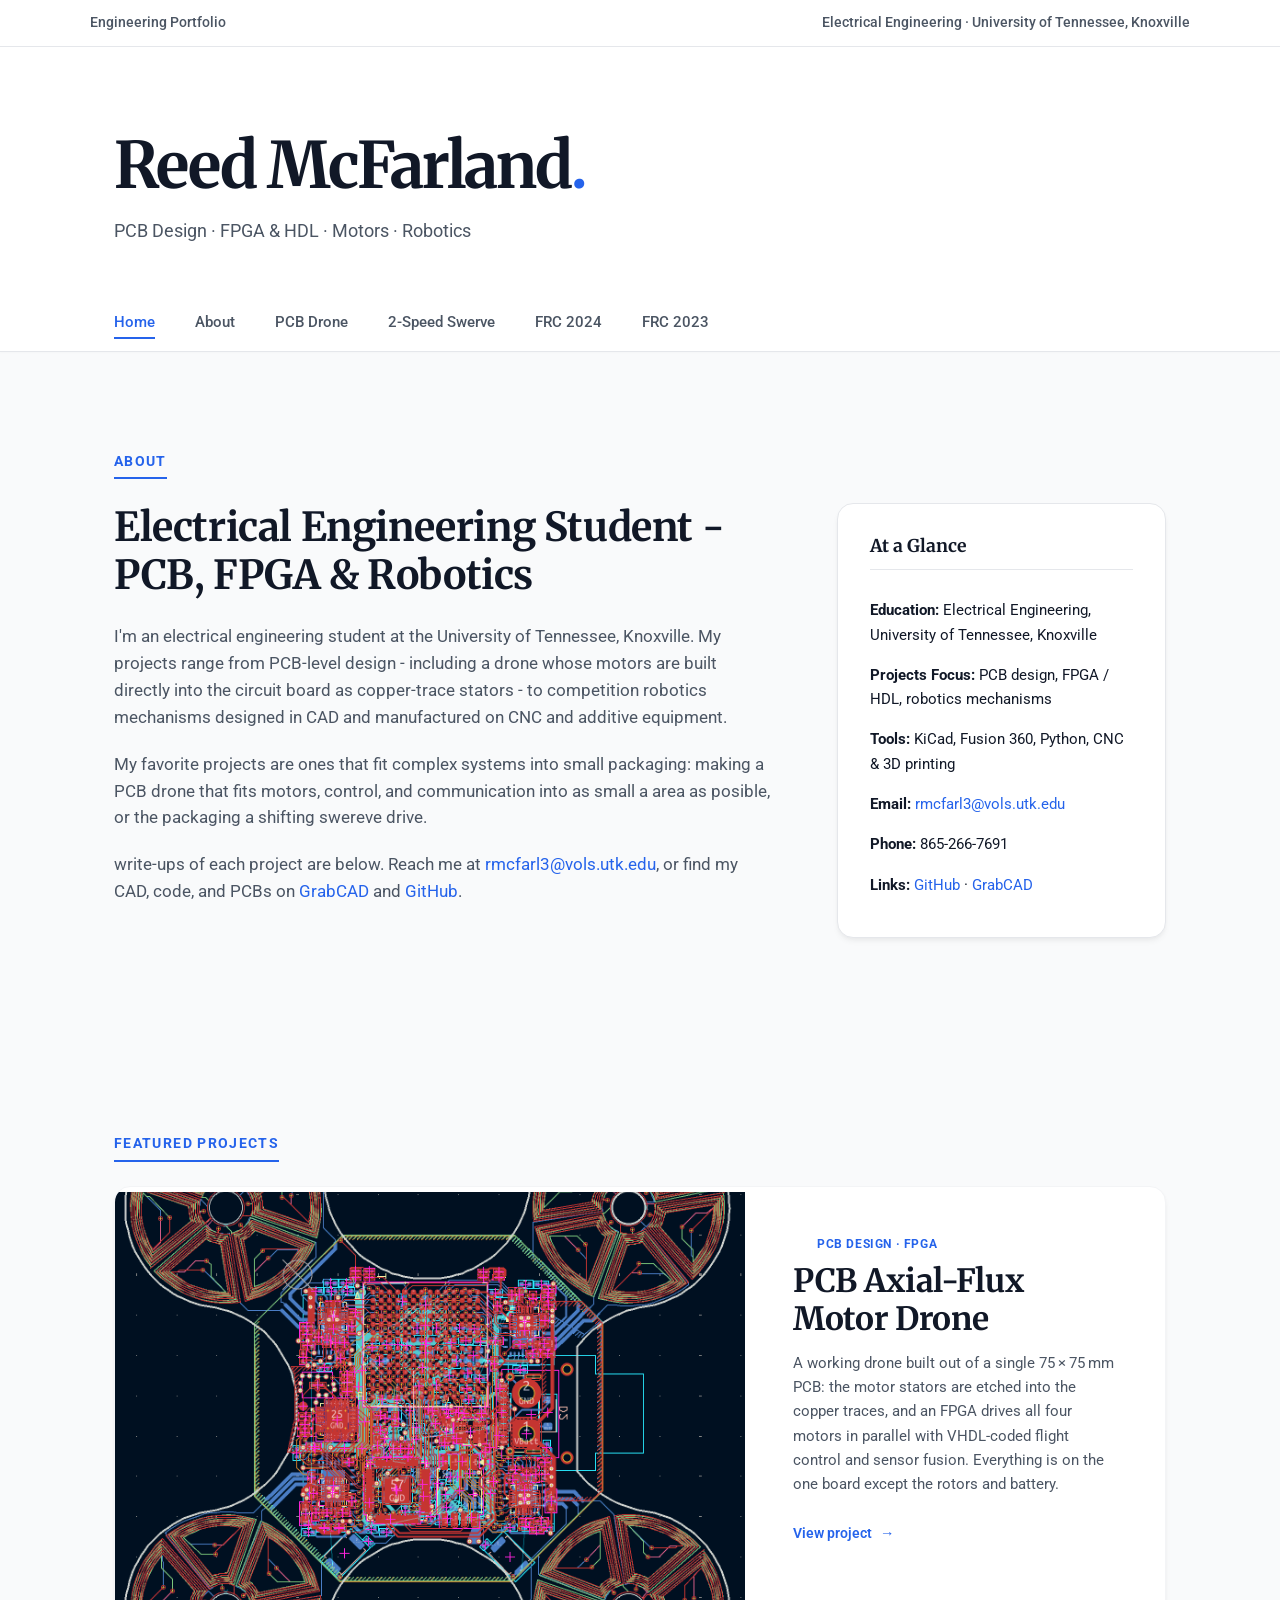
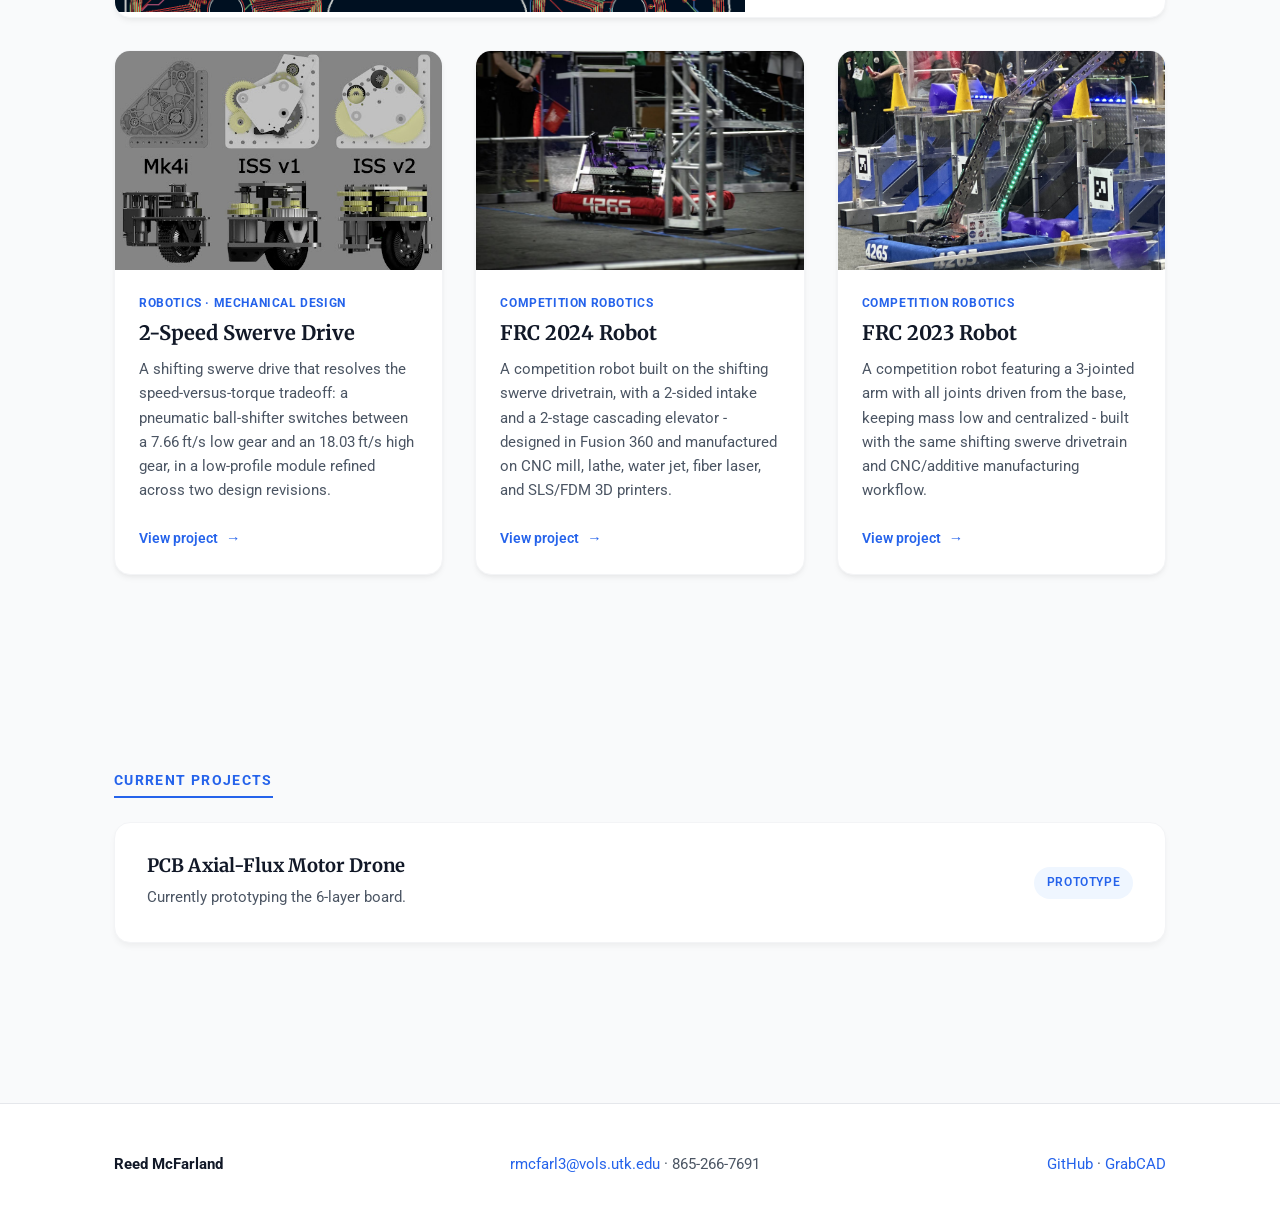
<file: index.html>
<!DOCTYPE html>
<html lang="en">
<head>
  <meta charset="UTF-8">
  <meta name="viewport" content="width=device-width, initial-scale=1.0">
  <title>Reed McFarland — Electrical Engineering Portfolio</title>
  <meta name="description" content="Portfolio of Reed McFarland, electrical engineering student at the University of Tennessee, Knoxville: PCB design, FPGA/HDL, PCB motors, and competition robotics.">
  <link rel="preconnect" href="https://fonts.googleapis.com">
  <link rel="preconnect" href="https://fonts.gstatic.com" crossorigin>
  <link href="https://fonts.googleapis.com/css2?family=Merriweather:ital,wght@0,400;0,700;0,900;1,400&family=Roboto:wght@400;500;700&display=swap" rel="stylesheet">
  <link rel="stylesheet" href="css/style.css">
</head>
<body>

  <div class="top-bar">
    <div class="container top-bar-inner">
      <span>Engineering Portfolio</span>
      <span>Electrical Engineering &middot; University of Tennessee, Knoxville</span>
    </div>
  </div>

  <header class="masthead">
    <div class="container masthead-inner">
      <h1 class="masthead-title"><a href="index.html">Reed McFarland<span class="accent-dot">.</span></a></h1>
      <p class="masthead-tagline">PCB Design &middot; FPGA &amp; HDL &middot; Motors &middot; Robotics</p>
    </div>
  </header>

  <nav class="main-nav">
    <div class="container">
      <ul>
        <li><a href="index.html" class="active">Home</a></li>
        <li><a href="#about">About</a></li>
        <li><a href="projects/pcb-drone.html">PCB Drone</a></li>
        <li><a href="projects/shifting-swerve.html">2-Speed Swerve</a></li>
        <li><a href="projects/frc-2024.html">FRC 2024</a></li>
        <li><a href="projects/frc-2023.html">FRC 2023</a></li>
      </ul>
    </div>
  </nav>

  <main>

    <!-- ================= ABOUT ================= -->
    <section class="section" id="about">
      <div class="container">
        <span class="kicker">About</span>
        <div class="editorial-intro">
          <div>
            <h2>Electrical Engineering Student - PCB, FPGA &amp; Robotics</h2>
            <p>I'm an electrical engineering student at the University of Tennessee, Knoxville. My projects range from PCB-level design - including a drone whose motors are built directly into the circuit board as copper-trace stators - to competition robotics mechanisms designed in CAD and manufactured on CNC and additive equipment.</p>
            <p>My favorite projects are ones that fit complex systems into small packaging: making a PCB drone that fits motors, control, and communication into as small a area as posible, or the packaging a shifting swereve drive.</p>
            <p> write-ups of each project are below. Reach me at <a href="mailto:rmcfarl3@vols.utk.edu">rmcfarl3@vols.utk.edu</a>, or find my CAD, code, and PCBs on <a href="https://grabcad.com/reed_mcfarland-1">GrabCAD</a> and <a href="https://github.com/ReedMcfarland">GitHub</a>.</p>
          </div>
          <aside class="intro-sidebar">
            <h3>At a Glance</h3>
            <ul>
              <li><strong>Education:</strong> Electrical Engineering, University of Tennessee, Knoxville</li>
              <li><strong>Projects Focus:</strong> PCB design, FPGA / HDL, robotics mechanisms</li>
              <li><strong>Tools:</strong> KiCad, Fusion 360, Python, CNC &amp; 3D printing</li>
              <li><strong>Email:</strong> <a href="mailto:rmcfarl3@vols.utk.edu">rmcfarl3@vols.utk.edu</a></li>
              <li><strong>Phone:</strong> 865-266-7691</li>
              <li><strong>Links:</strong> <a href="https://github.com/ReedMcfarland">GitHub</a> &middot; <a href="https://grabcad.com/reed_mcfarland-1">GrabCAD</a></li>
            </ul>
          </aside>
        </div>
      </div>
    </section>

    <!-- ================= PROJECTS ================= -->
    <section class="section" id="projects">
      <div class="container">
        <span class="kicker">Featured Projects</span>

        <div class="project-grid">

          <!-- Lead feature -->
          <article class="feature-card lead">
            <figure class="figure">
              <div class="img-placeholder" data-label="Photo: pcb-drone.jpg">
                <img src="assets/images/PCB_DRONE_LAYOUT_1.png" alt="PCB drone with motor stators etched directly into the circuit board">
              </div>
              <figcaption class="caption">The PCB drone: motor stators, control electronics, IMU, and radio on a single 75&thinsp;&times;&thinsp;75&thinsp;mm board.</figcaption>
            </figure>
            <div>
              <p class="card-kicker">PCB Design &middot; FPGA</p>
              <h3><a href="projects/pcb-drone.html">PCB Axial-Flux Motor Drone</a></h3>
              <p class="dek">A working drone built out of a single 75&thinsp;&times;&thinsp;75&thinsp;mm PCB: the motor stators are etched into the  copper traces, and an FPGA drives all four motors in parallel with VHDL-coded flight control and sensor fusion. Everything is on the one board except the rotors and battery.</p>
              <a class="read-more" href="projects/pcb-drone.html">View project</a>
            </div>
          </article>

          <!-- Feature 2 -->
          <article class="feature-card">
            <figure class="figure">
              <div class="img-placeholder" data-label="Photo: swerve-drive.jpg">
                <img src="assets/images/ISS_comparison.jpg" alt="2-speed shifting swerve drive module">
              </div>
              <figcaption class="caption">The 2-speed swerve module: inverted-style design with a pneumatically actuated ball-shifter.</figcaption>
            </figure>
            <p class="card-kicker">Robotics &middot; Mechanical Design</p>
            <h3><a href="projects/shifting-swerve.html">2-Speed Swerve Drive</a></h3>
            <p class="dek">A shifting swerve drive that resolves the speed-versus-torque tradeoff: a pneumatic ball-shifter switches between a 7.66&thinsp;ft/s low gear and an 18.03&thinsp;ft/s high gear, in a low-profile module refined across two design revisions.</p>
            <a class="read-more" href="projects/shifting-swerve.html">View project</a>
          </article>

          <!-- Feature 3 -->
          <article class="feature-card">
            <figure class="figure">
              <div class="img-placeholder" data-label="Photo: frc-2024.jpg">
                <img src="assets/images/2024_robot-1.jpeg" alt="FRC 2024 competition robot">
              </div>
              <figcaption class="caption">The 2024 robot: shifting swerve drivetrain, 2-sided intake, and 2-stage cascading elevator.</figcaption>
            </figure>
            <p class="card-kicker">Competition Robotics</p>
            <h3><a href="projects/frc-2024.html">FRC 2024 Robot</a></h3>
            <p class="dek">A competition robot built on the shifting swerve drivetrain, with a 2-sided intake and a 2-stage cascading elevator - designed in Fusion 360 and manufactured on CNC mill, lathe, water jet, fiber laser, and SLS/FDM 3D printers.</p>
            <a class="read-more" href="projects/frc-2024.html">View project</a>
          </article>

          <!-- Feature 4 -->
          <article class="feature-card">
            <figure class="figure">
              <div class="img-placeholder" data-label="Photo: frc-2023.jpg">
                <img src="assets/images/2023_robot_1.jpeg" alt="FRC 2023 competition robot with three-jointed arm">
              </div>
              <figcaption class="caption">The 2023 robot's 3-jointed arm, with every joint driven from the base.</figcaption>
            </figure>
            <p class="card-kicker">Competition Robotics</p>
            <h3><a href="projects/frc-2023.html">FRC 2023 Robot</a></h3>
            <p class="dek">A competition robot featuring a 3-jointed arm with all joints driven from the base, keeping mass low and centralized - built with the same shifting swerve drivetrain and CNC/additive manufacturing workflow.</p>
            <a class="read-more" href="projects/frc-2023.html">View project</a>
          </article>

        </div>
      </div>
    </section>

    <!-- ================= CURRENT PROJECTS ================= -->
    <section class="section" id="current">
      <div class="container">
        <span class="kicker">Current Projects</span>
        <ul class="current-list">
          <li class="current-item">
            <div>
              <h3>PCB Axial-Flux Motor Drone</h3>
              <p>Currently prototyping the 6-layer board.</p>
            </div>
            <span class="status-tag">Prototype</span>
          </li>
        </ul>
      </div>
    </section>

  </main>

  <footer class="site-footer">
    <div class="container footer-inner">
      <span class="footer-brand">Reed McFarland</span>
      <span><a href="mailto:rmcfarl3@vols.utk.edu">rmcfarl3@vols.utk.edu</a> &middot; 865-266-7691</span>
      <span><a href="https://github.com/ReedMcfarland">GitHub</a> &middot; <a href="https://grabcad.com/reed_mcfarland-1">GrabCAD</a></span>
    </div>
  </footer>

</body>
</html>
</file>
<file: css/style.css>
/* ==========================================================================
   REED McFARLAND — EE PORTFOLIO
   Modern Portfolio Theme
   ========================================================================== */

:root {
  --ink: #111827;
  --ink-soft: #4b5563;
  --paper: #ffffff;
  --bg-subtle: #f9fafb;
  --accent: #2563eb;          /* Modern Tech Blue */
  --accent-dark: #1d4ed8;
  --rule: #e5e7eb;            
  --rule-light: #f3f4f6;
  --placeholder: #e5e7eb;     
  --serif: "Merriweather", Georgia, "Times New Roman", serif;
  --sans: "Roboto", "Helvetica Neue", Helvetica, Arial, sans-serif;
}

* {
  margin: 0;
  padding: 0;
  box-sizing: border-box;
}

html {
  -webkit-text-size-adjust: 100%;
  scroll-behavior: smooth;
}

body {
  font-family: var(--sans);
  font-size: 1rem;
  line-height: 1.6;
  color: var(--ink);
  background: var(--bg-subtle);
}

h1, h2, h3, h4 {
  font-family: var(--serif);
  font-weight: 700;
  line-height: 1.2;
  color: var(--ink);
}

a {
  color: var(--accent);
  text-decoration: none;
  transition: color 0.2s ease;
}

a:hover {
  color: var(--accent-dark);
}

img {
  max-width: 100%;
  display: block;
  border-radius: 12px;
}

.container {
  max-width: 1100px;
  margin: 0 auto;
  padding: 0 1.5rem;
}

/* --------------------------------------------------------------------------
   Masthead & navigation
   -------------------------------------------------------------------------- */

.top-bar {
  background: var(--paper);
  border-bottom: 1px solid var(--rule);
}

.top-bar-inner {
  display: flex;
  justify-content: space-between;
  align-items: center;
  padding: 0.75rem 0;
  font-size: 0.85rem;
  font-weight: 500;
  color: var(--ink-soft);
}

.masthead {
  background: var(--paper);
  padding: 5rem 0 3rem;
}

.masthead-inner {
  display: flex;
  flex-direction: column;
  gap: 0.75rem;
}

.masthead-title {
  font-size: clamp(2.5rem, 5vw, 4.5rem);
  letter-spacing: -0.03em;
}

.masthead-title a {
  color: var(--ink);
}

.masthead-title .accent-dot {
  color: var(--accent);
}

.masthead-tagline {
  font-size: 1.15rem;
  color: var(--ink-soft);
  font-weight: 400;
}

.main-nav {
  background: var(--paper);
  border-bottom: 1px solid var(--rule);
  position: sticky;
  top: 0;
  z-index: 100;
  box-shadow: 0 1px 2px rgba(0,0,0,0.02);
}

.main-nav ul {
  list-style: none;
  display: flex;
  gap: 2.5rem;
  padding: 1rem 0;
}

.main-nav a {
  font-size: 0.95rem;
  font-weight: 500;
  color: var(--ink-soft);
  padding-bottom: 0.5rem;
  transition: color 0.2s ease;
}

.main-nav a:hover,
.main-nav a.active {
  color: var(--accent);
  box-shadow: inset 0 -2px 0 var(--accent);
}

/* --------------------------------------------------------------------------
   Section headers
   -------------------------------------------------------------------------- */

.section {
  padding: 6rem 0;
}

.kicker {
  display: inline-block;
  font-size: 0.85rem;
  font-weight: 700;
  letter-spacing: 0.1em;
  text-transform: uppercase;
  color: var(--accent);
  margin-bottom: 1.5rem;
  border-bottom: 2px solid var(--accent);
  padding-bottom: 0.3rem;
}

/* --------------------------------------------------------------------------
   About 
   -------------------------------------------------------------------------- */

.editorial-intro {
  display: grid;
  grid-template-columns: 2fr 1fr;
  gap: 4rem;
  align-items: start;
}

.editorial-intro h2 {
  font-size: clamp(1.8rem, 3.5vw, 2.5rem);
  margin-bottom: 1.5rem;
  letter-spacing: -0.01em;
}

.editorial-intro p {
  margin-bottom: 1.25rem;
  font-size: 1.05rem;
  color: var(--ink-soft);
}

.editorial-intro .lede,
.editorial-intro .drop-cap::first-letter {
  font-style: normal;
  font-family: inherit;
  font-weight: inherit;
  font-size: inherit;
  float: none;
  line-height: inherit;
  padding: 0;
  color: inherit;
}

.intro-sidebar {
  background: var(--paper);
  padding: 2rem;
  border-radius: 16px;
  box-shadow: 0 4px 6px -1px rgba(0, 0, 0, 0.05), 0 2px 4px -1px rgba(0, 0, 0, 0.03);
  border: 1px solid var(--rule);
}

.intro-sidebar h3 {
  font-size: 1.1rem;
  margin-bottom: 1.25rem;
  padding-bottom: 0.75rem;
  border-bottom: 1px solid var(--rule);
}

.intro-sidebar ul {
  list-style: none;
}

.intro-sidebar li {
  padding: 0.5rem 0;
  font-size: 0.95rem;
}

/* --------------------------------------------------------------------------
   Project grid — Modern Cards
   -------------------------------------------------------------------------- */

.project-grid {
  display: grid;
  grid-template-columns: repeat(3, 1fr);
  gap: 2rem;
}

.feature-card {
  display: flex;
  flex-direction: column;
  background: var(--paper);
  border-radius: 16px;
  overflow: hidden;
  box-shadow: 0 4px 6px -1px rgba(0, 0, 0, 0.05), 0 2px 4px -1px rgba(0, 0, 0, 0.03);
  border: 1px solid var(--rule-light);
  transition: transform 0.2s ease, box-shadow 0.2s ease;
}

.feature-card:hover {
  transform: translateY(-4px);
  box-shadow: 0 10px 15px -3px rgba(0, 0, 0, 0.1), 0 4px 6px -2px rgba(0, 0, 0, 0.05);
}

.feature-card .figure {
  margin: 0;
}

.feature-card .figure img {
  border-radius: 0;
}

.feature-card .caption {
  display: none; /* Hide captions on cards to make them cleaner */
}

.feature-card > div, 
.feature-card > h3, 
.feature-card > p, 
.feature-card > a {
  padding: 0 1.5rem;
}

.feature-card.lead {
  grid-column: 1 / -1;
  display: grid;
  grid-template-columns: 3fr 2fr;
  align-items: center;
  gap: 0;
}

.feature-card.lead > div {
  padding: 3rem;
}

.feature-card .card-kicker {
  font-size: 0.75rem;
  font-weight: 700;
  letter-spacing: 0.05em;
  text-transform: uppercase;
  color: var(--accent);
  padding: 1.5rem 1.5rem 0;
  margin-bottom: 0.5rem;
}

.feature-card.lead .card-kicker {
  padding-top: 0;
}

.feature-card h3 {
  font-size: 1.25rem;
  margin-bottom: 0.75rem;
}

.feature-card.lead h3 {
  font-size: 2rem;
  letter-spacing: -0.01em;
}

.feature-card h3 a {
  color: var(--ink);
}

.feature-card h3 a:hover {
  color: var(--accent);
}

.feature-card .dek {
  font-size: 0.95rem;
  color: var(--ink-soft);
  margin-bottom: 1.5rem;
  flex-grow: 1;
}

.read-more {
  font-size: 0.9rem;
  font-weight: 600;
  margin-bottom: 1.5rem;
  display: inline-flex;
  align-items: center;
  color: var(--accent);
}

.read-more::after {
  content: " \2192";
  margin-left: 0.5rem;
  transition: transform 0.2s ease;
}

.read-more:hover::after {
  transform: translateX(4px);
}

/* --------------------------------------------------------------------------
   Current projects 
   -------------------------------------------------------------------------- */

.current-list {
  list-style: none;
  background: var(--paper);
  border-radius: 16px;
  padding: 0 2rem;
  box-shadow: 0 4px 6px -1px rgba(0, 0, 0, 0.05);
  border: 1px solid var(--rule-light);
}

.current-item {
  display: flex;
  justify-content: space-between;
  align-items: center;
  gap: 2rem;
  padding: 2rem 0;
  border-bottom: 1px solid var(--rule-light);
}

.current-item:last-child {
  border-bottom: none;
}

.current-item h3 {
  font-size: 1.15rem;
  margin-bottom: 0.5rem;
}

.current-item p {
  font-size: 0.95rem;
  color: var(--ink-soft);
  max-width: 70ch;
}

.status-tag {
  font-size: 0.75rem;
  font-weight: 600;
  text-transform: uppercase;
  letter-spacing: 0.05em;
  color: var(--accent);
  background: #eff6ff;
  padding: 0.4rem 0.8rem;
  border-radius: 9999px;
  white-space: nowrap;
}

/* --------------------------------------------------------------------------
   Images & captions
   -------------------------------------------------------------------------- */

.img-placeholder {
  position: relative;
  width: 100%;
  aspect-ratio: 3 / 2;
  background: var(--placeholder);
  overflow: hidden;
}

.img-placeholder img {
  position: absolute;
  inset: 0;
  width: 100%;
  height: 100%;
  object-fit: cover;
  z-index: 1;
}

.caption {
  font-size: 0.85rem;
  color: var(--ink-soft);
  padding: 0.75rem 1.5rem 1.5rem;
  text-align: center;
}

/* --------------------------------------------------------------------------
   Article pages (project sub-pages)
   -------------------------------------------------------------------------- */

.article-header {
  padding: 4rem 0 2rem;
}

.article-header h1 {
  font-size: clamp(2rem, 4.5vw, 3.5rem);
  max-width: 20ch;
  margin-bottom: 1rem;
  letter-spacing: -0.02em;
}

.article-header .dek {
  font-size: 1.15rem;
  color: var(--ink-soft);
  max-width: 65ch;
  margin-bottom: 1.5rem;
}

.byline {
  font-size: 0.95rem;
  color: var(--ink-soft);
  display: flex;
  align-items: center;
  gap: 0.5rem;
}

.byline .author {
  color: var(--ink);
  font-weight: 600;
}

.back-link {
  display: inline-flex;
  align-items: center;
  font-size: 0.95rem;
  font-weight: 500;
  margin: 2rem 0 0;
  color: var(--ink-soft);
}

.back-link::before {
  content: "\2190";
  margin-right: 0.5rem;
  transition: transform 0.2s ease;
}

.back-link:hover {
  color: var(--accent);
}

.back-link:hover::before {
  transform: translateX(-4px);
}

.article-body {
  display: grid;
  grid-template-columns: minmax(0, 2fr) minmax(240px, 1fr);
  gap: 4rem;
  padding: 3rem 0;
}

.article-text h2 {
  font-size: 1.75rem;
  margin: 2.5rem 0 1rem;
  letter-spacing: -0.01em;
}

.article-text h2:first-child {
  margin-top: 0;
}

.article-text p {
  margin-bottom: 1.25rem;
  font-size: 1.05rem;
}

.article-text ul {
  margin: 0 0 1.25rem 1.5rem;
  font-size: 1.05rem;
}

.article-text li {
  margin-bottom: 0.5rem;
}

/* Technical specifications table */

.spec-box {
  background: var(--paper);
  padding: 2rem;
  border-radius: 16px;
  box-shadow: 0 4px 6px -1px rgba(0, 0, 0, 0.05);
  border: 1px solid var(--rule-light);
  margin-bottom: 2.5rem;
}

.spec-box h3 {
  font-size: 1.1rem;
  margin-bottom: 1rem;
  border-bottom: 1px solid var(--rule);
  padding-bottom: 0.75rem;
}

.spec-table {
  width: 100%;
  border-collapse: collapse;
  font-size: 0.9rem;
}

.spec-table th,
.spec-table td {
  text-align: left;
  padding: 0.75rem 0;
  border-bottom: 1px solid var(--rule-light);
  vertical-align: top;
}

.spec-table th {
  font-weight: 600;
  padding-right: 1.5rem;
  color: var(--ink);
}

.spec-table td {
  color: var(--ink-soft);
}

.pull-quote {
  font-size: 1.5rem;
  font-weight: 500;
  line-height: 1.5;
  border-left: 4px solid var(--accent);
  padding: 0.5rem 0 0.5rem 1.5rem;
  margin: 3rem 0;
  color: var(--ink);
  background: linear-gradient(90deg, rgba(37, 99, 235, 0.05) 0%, transparent 100%);
  border-top: none;
  border-bottom: none;
}

/* --------------------------------------------------------------------------
   Footer
   -------------------------------------------------------------------------- */

.site-footer {
  background: var(--paper);
  border-top: 1px solid var(--rule);
  padding: 3rem 0;
  margin-top: 4rem;
}

.site-footer .footer-inner {
  display: flex;
  flex-wrap: wrap;
  justify-content: space-between;
  gap: 1rem;
  font-size: 0.95rem;
  color: var(--ink-soft);
}

.site-footer .footer-brand {
  font-weight: 700;
  color: var(--ink);
}

/* --------------------------------------------------------------------------
   Responsive
   -------------------------------------------------------------------------- */

@media (max-width: 820px) {
  .project-grid {
    grid-template-columns: 1fr;
  }

  .feature-card.lead {
    grid-template-columns: 1fr;
  }
  
  .feature-card.lead > div {
    padding: 2rem 1.5rem;
  }

  .editorial-intro {
    grid-template-columns: 1fr;
    gap: 2.5rem;
  }
  
  .article-body {
    grid-template-columns: 1fr;
  }

  .main-nav ul {
    gap: 1.25rem;
    flex-wrap: wrap;
  }
  
  .current-item {
    flex-direction: column;
    align-items: flex-start;
  }
}
</file>
